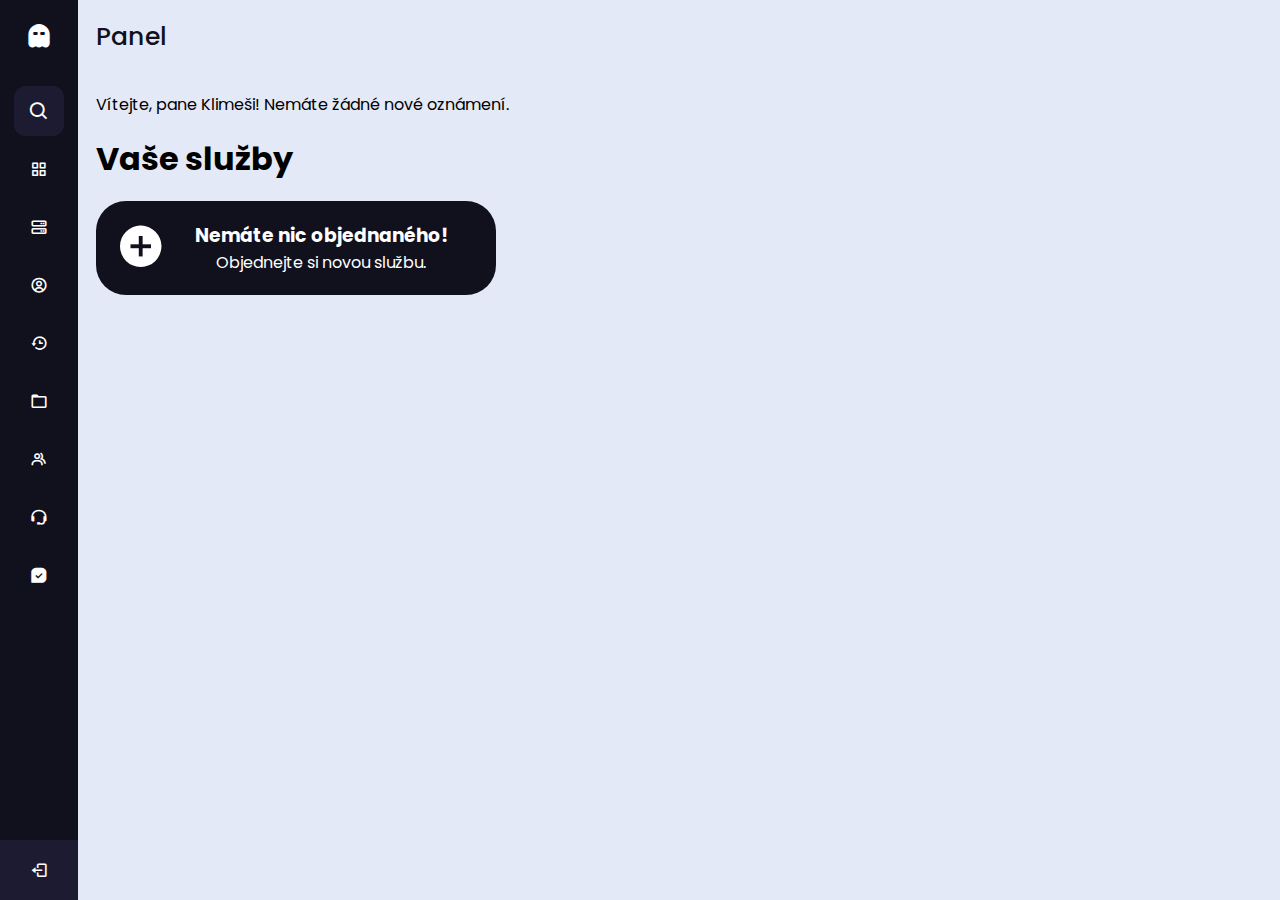
<file: admin/index.html>
<!DOCTYPE html>
<html lang="en" dir="ltr">
  <head>
    <meta charset="UTF-8">
    <link rel="icon" href="obrazky/ico.png" type="image/gif" sizes="16x16">
    <link rel="stylesheet" href="style.css">
    <title>MattGhost l Admin</title>
    <!-- Boxicons CDN Link -->
    <link href='https://unpkg.com/boxicons@2.0.7/css/boxicons.min.css' rel='stylesheet'>
     <meta name="viewport" content="width=device-width, initial-scale=1.0">
   </head>
<body>
  <div class="sidebar">
    <div class="logo-details">
      <i class='bx bxs-ghost'></i>
        <div class="logo_name">MattGhost</div>
        <i class='bx bx-menu' id="btn" ></i>
    </div>
    <ul class="nav-list">
      <li>
          <i class='bx bx-search' ></i>
         <input type="text" placeholder="Vyhledat...">
         <span class="tooltip">Vyhledat</span>
      </li>
      <li>
        <a href="index.html">
          <i class='bx bx-grid-alt'></i>
          <span class="links_name">Panel</span>
        </a>
         <span class="tooltip">Panel</span>
      </li>
      <li>
       <a href="sluzby.html">
         <i class='bx bx-server'></i>
         <span class="links_name">Služby</span>
       </a>
       <span class="tooltip">Služby</span>
     </li>
     <li>
       <a href="profil.html">
         <i class='bx bx-user-circle'></i>
         <span class="links_name">Profil</span>
       </a>
       <span class="tooltip">Profil</span>
     </li>
     <li>
       <a href="historie.html">
         <i class='bx bx-history' ></i>
         <span class="links_name">Historie</span>
       </a>
       <span class="tooltip">Historie</span>
     </li>
     <li>
       <a href="soubory.html">
         <i class='bx bx-folder' ></i>
         <span class="links_name">Soubory</span>
       </a>
       <span class="tooltip">Soubory</span>
     </li>
     <li>
       <a href="ftp.html">
         <i class='bx bx-group'></i>
         <span class="links_name">FTP</span>
       </a>
       <span class="tooltip">FTP</span>
     </li>
     <li>
       <a href="podpora.html">
         <i class='bx bx-support' ></i>
         <span class="links_name">Podpora</span>
       </a>
       <span class="tooltip">Podpora</span>
     </li>
     <li>
       <a href="zpravy.html">
         <i class='bx bxs-message-square-check'></i>
         <span class="links_name">Zprávy</span>
       </a>
       <span class="tooltip">Zprávy</span>
     </li>
     <li class="profile">
         <div class="profile-details">
           <img src="obrazky/klimes.png" alt="profileImg">
           <div class="name_job">
             <div class="name">Klimeš Matěj</div>
             <div class="job">Vedoucí projektu</div>
           </div>
         </div>
         <i class='bx bx-log-out' id="log_out" ></i>
     </li>
    </ul>
  </div>
  <section class="home-section">
      <div class="text">Panel</div>
      <p class="welcome">Vítejte, pane Klimeši! Nemáte žádné nové oznámení.</p>
      <h1 class="nadpis">Vaše služby</h1>
      <div class="sluzby"><a href="sluzby.html">
        <div class="sluzby-fork">
          <i class='bx bxs-plus-circle'></i>
        </div>
        <div class="sluzby-nazev">
          <h3>Nemáte nic objednaného!</h3>
        </div>
        <div class="sluzby-text">
          <p>
            Objednejte si novou službu.
          </p>
        </div>
      </div></a>
  </section>
  <script>
  let sidebar = document.querySelector(".sidebar");
  let closeBtn = document.querySelector("#btn");
  let searchBtn = document.querySelector(".bx-search");

  closeBtn.addEventListener("click", ()=>{
    sidebar.classList.toggle("open");
    menuBtnChange();//calling the function(optional)
  });

  searchBtn.addEventListener("click", ()=>{ // Sidebar open when you click on the search iocn
    sidebar.classList.toggle("open");
    menuBtnChange(); //calling the function(optional)
  });

  // following are the code to change sidebar button(optional)
  function menuBtnChange() {
   if(sidebar.classList.contains("open")){
     closeBtn.classList.replace("bx-menu", "bx-menu-alt-right");//replacing the iocns class
   }else {
     closeBtn.classList.replace("bx-menu-alt-right","bx-menu");//replacing the iocns class
   }
  }
  </script>
</body>
</html>
</file>
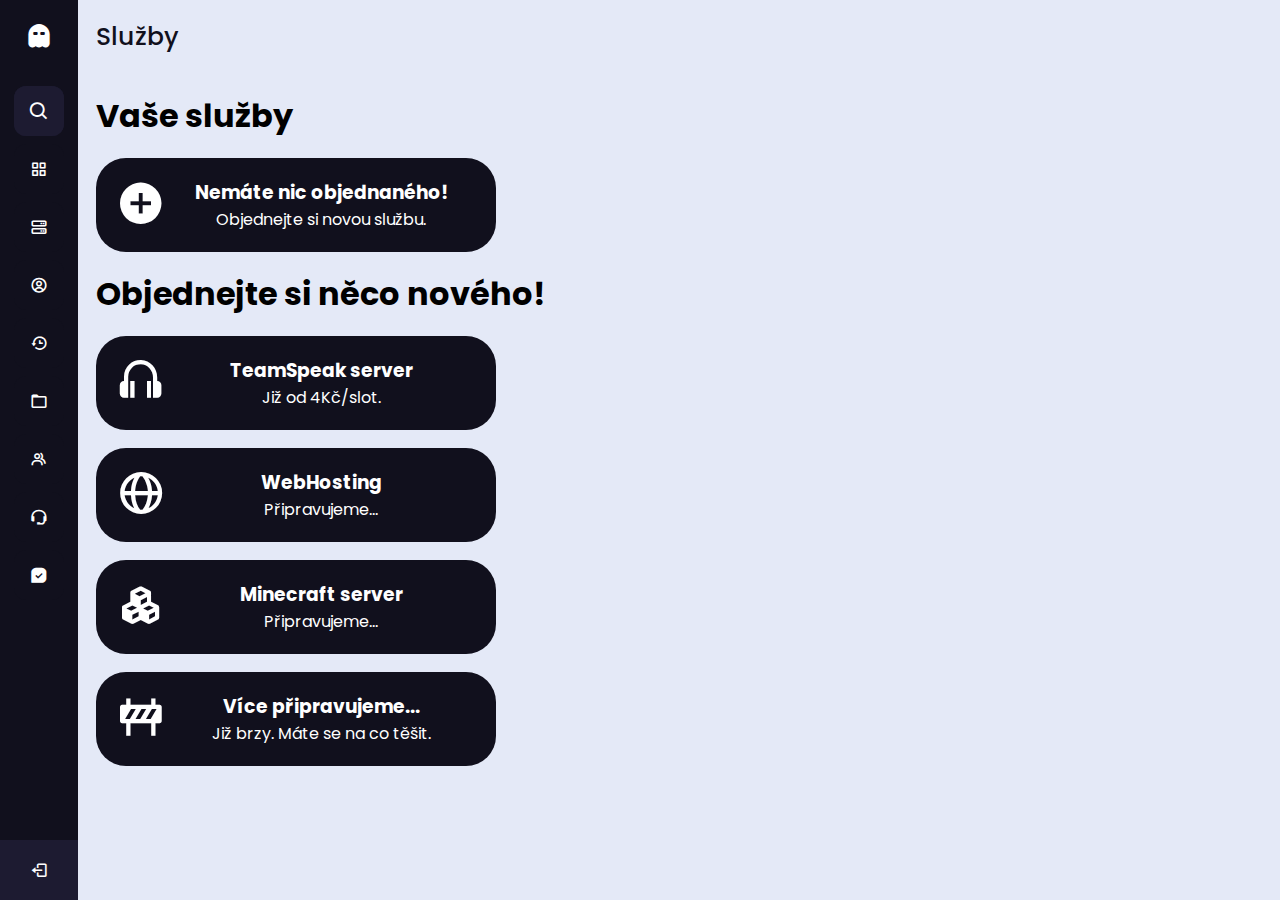
<file: admin/sluzby.html>
<!DOCTYPE html>
<html lang="en" dir="ltr">
  <head>
    <meta charset="UTF-8">
    <link rel="icon" href="obrazky/ico.png" type="image/gif" sizes="16x16">
    <link rel="stylesheet" href="style.css">
    <title>MattGhost l Admin</title>
    <!-- Boxicons CDN Link -->
    <link href='https://unpkg.com/boxicons@2.0.7/css/boxicons.min.css' rel='stylesheet'>
     <meta name="viewport" content="width=device-width, initial-scale=1.0">
   </head>
<body>
  <div class="sidebar">
    <div class="logo-details">
      <i class='bx bxs-ghost'></i>
        <div class="logo_name">MattGhost</div>
        <i class='bx bx-menu' id="btn" ></i>
    </div>
    <ul class="nav-list">
      <li>
          <i class='bx bx-search' ></i>
         <input type="text" placeholder="Vyhledat...">
         <span class="tooltip">Vyhledat</span>
      </li>
      <li>
        <a href="index.html">
          <i class='bx bx-grid-alt'></i>
          <span class="links_name">Panel</span>
        </a>
         <span class="tooltip">Panel</span>
      </li>
      <li>
       <a href="sluzby.html">
         <i class='bx bx-server'></i>
         <span class="links_name">Služby</span>
       </a>
       <span class="tooltip">Služby</span>
     </li>
     <li>
       <a href="profil.html">
         <i class='bx bx-user-circle'></i>
         <span class="links_name">Profil</span>
       </a>
       <span class="tooltip">Profil</span>
     </li>
     <li>
       <a href="historie.html">
         <i class='bx bx-history' ></i>
         <span class="links_name">Historie</span>
       </a>
       <span class="tooltip">Historie</span>
     </li>
     <li>
       <a href="soubory.html">
         <i class='bx bx-folder' ></i>
         <span class="links_name">Soubory</span>
       </a>
       <span class="tooltip">Soubory</span>
     </li>
     <li>
       <a href="ftp.html">
         <i class='bx bx-group'></i>
         <span class="links_name">FTP</span>
       </a>
       <span class="tooltip">FTP</span>
     </li>
     <li>
       <a href="podpora.html">
         <i class='bx bx-support' ></i>
         <span class="links_name">Podpora</span>
       </a>
       <span class="tooltip">Podpora</span>
     </li>
     <li>
       <a href="zpravy.html">
         <i class='bx bxs-message-square-check'></i>
         <span class="links_name">Zprávy</span>
       </a>
       <span class="tooltip">Zprávy</span>
     </li>
     <li class="profile">
         <div class="profile-details">
           <img src="obrazky/klimes.png" alt="profileImg">
           <div class="name_job">
             <div class="name">Klimeš Matěj</div>
             <div class="job">Vedoucí projektu</div>
           </div>
         </div>
         <i class='bx bx-log-out' id="log_out" ></i>
     </li>
    </ul>
  </div>
  <section class="home-section">
      <div class="text">Služby</div>
      <h1 class="nadpis">Vaše služby</h1>
      <div class="sluzby"><a href="sluzby.html">
        <div class="sluzby-fork">
          <i class='bx bxs-plus-circle'></i>
        </div>
        <div class="sluzby-nazev">
          <h3>Nemáte nic objednaného!</h3>
        </div>
        <div class="sluzby-text">
          <p>
            Objednejte si novou službu.
          </p>
        </div>
      </div></a>

      <h1 class="nadpis">Objednejte si něco nového!</h1>
      <div class="sluzby"><a href="sluzby.html">
        <div class="sluzby-fork">
          <i class='bx bx-headphone'></i>
        </div>
        <div class="sluzby-nazev">
          <h3>TeamSpeak server</h3>
        </div>
        <div class="sluzby-text">
          <p>
            Již od 4Kč/slot.
          </p>
        </div>
      </div></a>
      <div class="sluzby"><a href="sluzby.html">
        <div class="sluzby-fork">
          <i class='bx bx-globe' ></i>
        </div>
        <div class="sluzby-nazev">
          <h3>WebHosting</h3>
        </div>
        <div class="sluzby-text">
          <p>
            Připravujeme...
          </p>
        </div>
      </div></a>
      <div class="sluzby"><a href="sluzby.html">
        <div class="sluzby-fork">
          <i class='bx bxs-component'></i>
        </div>
        <div class="sluzby-nazev">
          <h3>Minecraft server</h3>
        </div>
        <div class="sluzby-text">
          <p>
            Připravujeme...
          </p>
        </div>
      </div></a>
      <div class="sluzby"><a href="sluzby.html">
        <div class="sluzby-fork">
          <i class='bx bxs-traffic-barrier'></i>
        </div>
        <div class="sluzby-nazev">
          <h3>Více připravujeme...</h3>
        </div>
        <div class="sluzby-text">
          <p>
            Již brzy. Máte se na co těšit.
          </p>
        </div>
      </div></a>
  </section>
  <script>
  let sidebar = document.querySelector(".sidebar");
  let closeBtn = document.querySelector("#btn");
  let searchBtn = document.querySelector(".bx-search");

  closeBtn.addEventListener("click", ()=>{
    sidebar.classList.toggle("open");
    menuBtnChange();//calling the function(optional)
  });

  searchBtn.addEventListener("click", ()=>{ // Sidebar open when you click on the search iocn
    sidebar.classList.toggle("open");
    menuBtnChange(); //calling the function(optional)
  });

  // following are the code to change sidebar button(optional)
  function menuBtnChange() {
   if(sidebar.classList.contains("open")){
     closeBtn.classList.replace("bx-menu", "bx-menu-alt-right");//replacing the iocns class
   }else {
     closeBtn.classList.replace("bx-menu-alt-right","bx-menu");//replacing the iocns class
   }
  }
  </script>
</body>
</html>
</file>
<file: admin/style.css>
/* Google Font Link */
@import url('https://fonts.googleapis.com/css2?family=Poppins:wght@200;300;400;500;600;700&display=swap');
*{
  margin: 0;
  padding: 0;
  box-sizing: border-box;
  font-family: "Poppins" , sans-serif;
}
.sidebar{
  position: fixed;
  left: 0;
  top: 0;
  height: 100%;
  width: 78px;
  background: #11101D;
  padding: 6px 14px;
  z-index: 99;
  transition: all 0.5s ease;
}
.sidebar.open{
  width: 250px;
}
.sidebar .logo-details{
  height: 60px;
  display: flex;
  align-items: center;
  position: relative;
}
.sidebar .logo-details .icon{
  opacity: 0;
  transition: all 0.5s ease;
}
.sidebar .logo-details .logo_name{
  color: #fff;
  font-size: 20px;
  font-weight: 600;
  opacity: 0;
  transition: all 0.5s ease;
}
.sidebar.open .logo-details .icon,
.sidebar.open .logo-details .logo_name{
  opacity: 1;
}
.sidebar .logo-details #btn{
  position: absolute;
  top: 50%;
  right: 0;
  transform: translateY(-50%);
  font-size: 22px;
  transition: all 0.4s ease;
  font-size: 23px;
  text-align: center;
  cursor: pointer;
  transition: all 0.5s ease;
}
.sidebar.open .logo-details #btn{
  text-align: right;
}
.sidebar i{
  color: #fff;
  height: 60px;
  min-width: 50px;
  font-size: 28px;
  text-align: center;
  line-height: 60px;
}
.sidebar .nav-list{
  margin-top: 20px;
  height: 100%;
}
.sidebar li{
  position: relative;
  margin: 8px 0;
  list-style: none;
}
.sidebar li .tooltip{
  position: absolute;
  top: -20px;
  left: calc(100% + 15px);
  z-index: 3;
  background: #fff;
  box-shadow: 0 5px 10px rgba(0, 0, 0, 0.3);
  padding: 6px 12px;
  border-radius: 4px;
  font-size: 15px;
  font-weight: 400;
  opacity: 0;
  white-space: nowrap;
  pointer-events: none;
  transition: 0s;
}
.sidebar li:hover .tooltip{
  opacity: 1;
  pointer-events: auto;
  transition: all 0.4s ease;
  top: 50%;
  transform: translateY(-50%);
}
.sidebar.open li .tooltip{
  display: none;
}
.sidebar input{
  font-size: 15px;
  color: #FFF;
  font-weight: 400;
  outline: none;
  height: 50px;
  width: 100%;
  width: 50px;
  border: none;
  border-radius: 12px;
  transition: all 0.5s ease;
  background: #1d1b31;
}
.sidebar.open input{
  padding: 0 20px 0 50px;
  width: 100%;
}
.sidebar .bx-search{
  position: absolute;
  top: 50%;
  left: 0;
  transform: translateY(-50%);
  font-size: 22px;
  background: #1d1b31;
  color: #FFF;
}
.sidebar.open .bx-search:hover{
  background: #1d1b31;
  color: #FFF;
}
.sidebar .bx-search:hover{
  background: #FFF;
  color: #11101d;
}
.sidebar li a{
  display: flex;
  height: 100%;
  width: 100%;
  border-radius: 12px;
  align-items: center;
  text-decoration: none;
  transition: all 0.4s ease;
  background: #11101D;
}
.sidebar li a:hover{
  background: #FFF;
}
.sidebar li a .links_name{
  color: #fff;
  font-size: 15px;
  font-weight: 400;
  white-space: nowrap;
  opacity: 0;
  pointer-events: none;
  transition: 0.4s;
}
.sidebar.open li a .links_name{
  opacity: 1;
  pointer-events: auto;
}
.sidebar li a:hover .links_name,
.sidebar li a:hover i{
  transition: all 0.5s ease;
  color: #11101D;
}
.sidebar li i{
  height: 50px;
  line-height: 50px;
  font-size: 18px;
  border-radius: 12px;
}
.sidebar li.profile{
  position: fixed;
  height: 60px;
  width: 78px;
  left: 0;
  bottom: -8px;
  padding: 10px 14px;
  background: #1d1b31;
  transition: all 0.5s ease;
  overflow: hidden;
}
.sidebar.open li.profile{
  width: 250px;
}
.sidebar li .profile-details{
  display: flex;
  align-items: center;
  flex-wrap: nowrap;
}
.sidebar li img{
  height: 45px;
  width: 45px;
  object-fit: cover;
  border-radius: 6px;
  margin-right: 10px;
}
.sidebar li.profile .name,
.sidebar li.profile .job{
  font-size: 15px;
  font-weight: 400;
  color: #fff;
  white-space: nowrap;
}
.sidebar li.profile .job{
  font-size: 12px;
}
.sidebar .profile #log_out{
  position: absolute;
  top: 50%;
  right: 0;
  transform: translateY(-50%);
  background: #1d1b31;
  width: 100%;
  height: 60px;
  line-height: 60px;
  border-radius: 0px;
  transition: all 0.5s ease;
}
.sidebar.open .profile #log_out{
  width: 50px;
  background: none;
}
.home-section{
  position: relative;
  background: #E4E9F7;
  min-height: 100vh;
  top: 0;
  left: 78px;
  width: calc(100% - 78px);
  transition: all 0.5s ease;
  z-index: 2;
}
.sidebar.open ~ .home-section{
  left: 250px;
  width: calc(100% - 250px);
}
.home-section .text{
  display: inline-block;
  color: #11101d;
  font-size: 25px;
  font-weight: 500;
  margin: 18px
}
@media (max-width: 420px) {
  .sidebar li .tooltip{
    display: none;
  }
}
.welcome{
  margin: 18px;
}
.nadpis{
  margin: 18px;
}
.sluzby{
    margin: 18px;
    background-color: #11101d;
    height: auto;
    width: 400px;
    padding: 20px;
    border-radius: 30px;
    text-align: center;
    color: white;
}
.sluzby a{
  color: white;
  text-decoration: none;
}
.sluzby a:hover{
  color: white;
  text-decoration: none;
}
.sluzby-nazev {
  text-align: center;
}

.sluzby-fork {
  display: flex;
  text-align: left;
  float: left;
  font-size: 50px;
}
</file>
